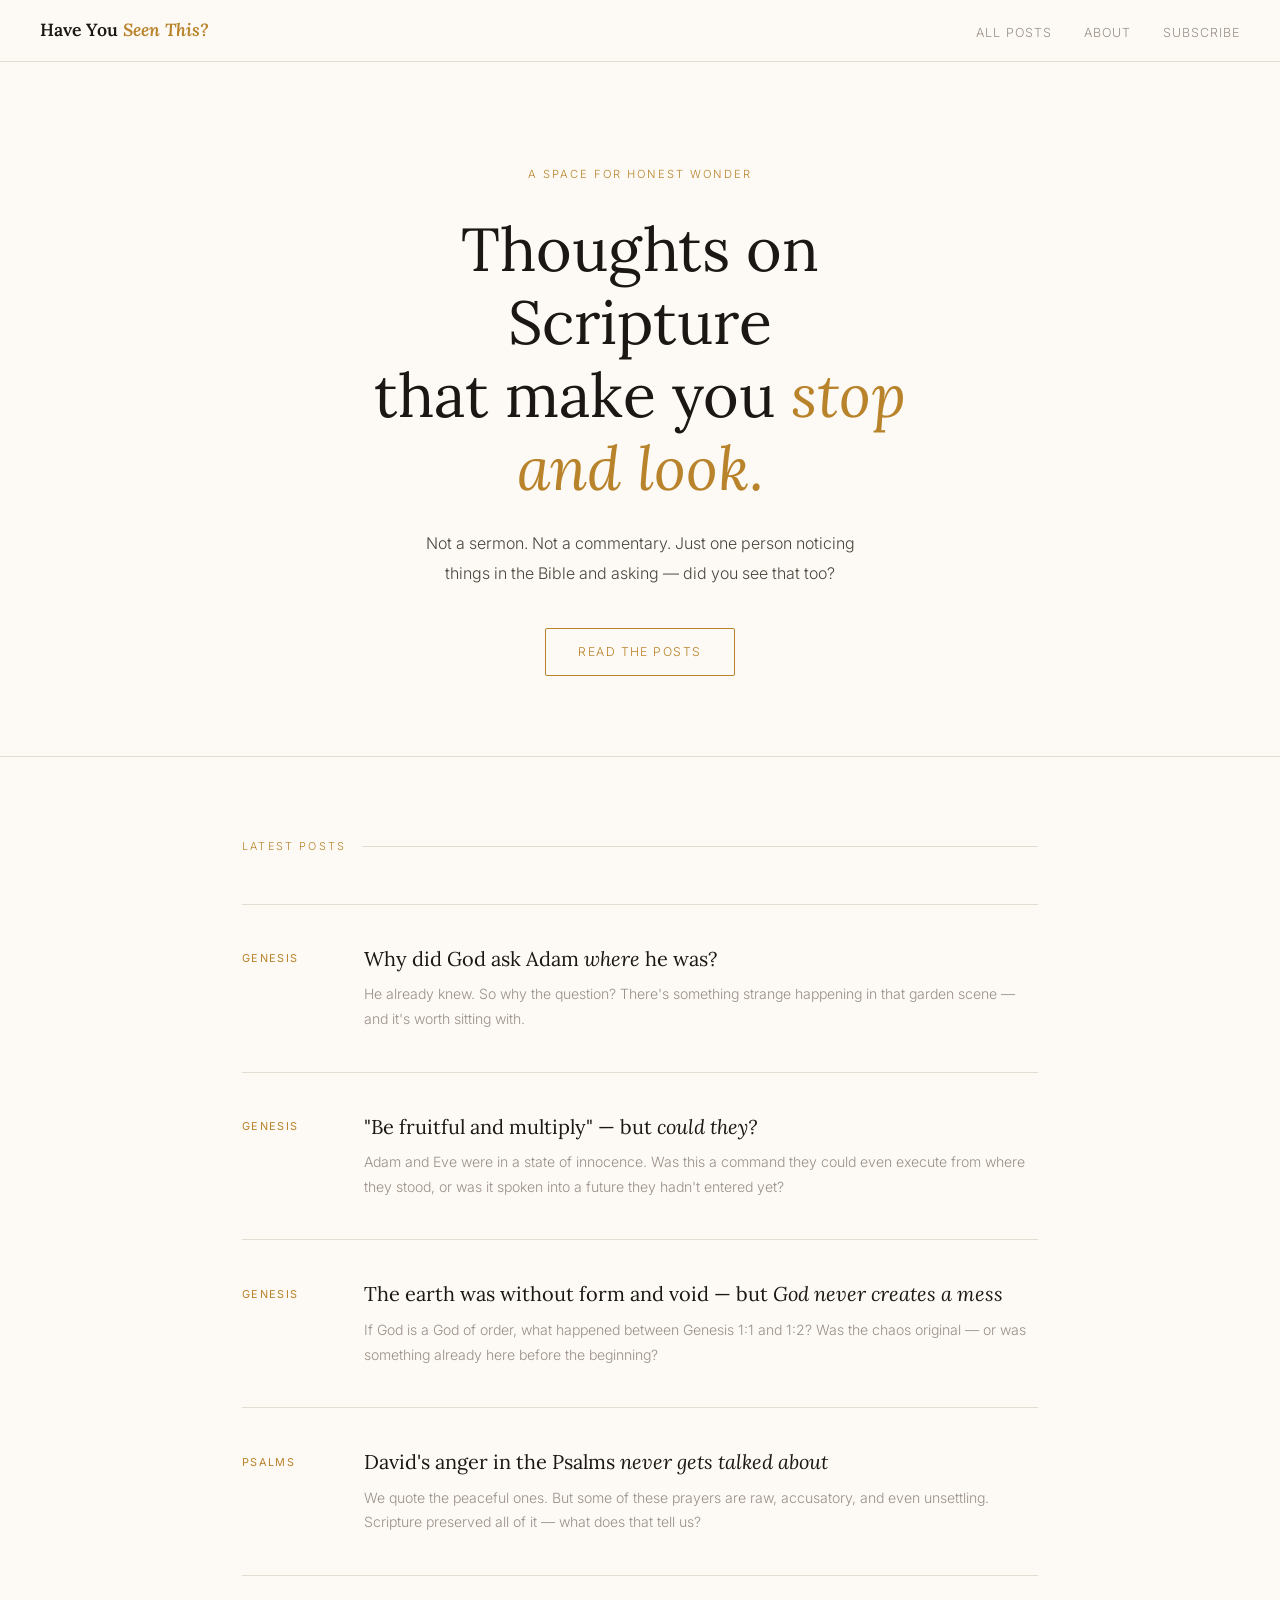
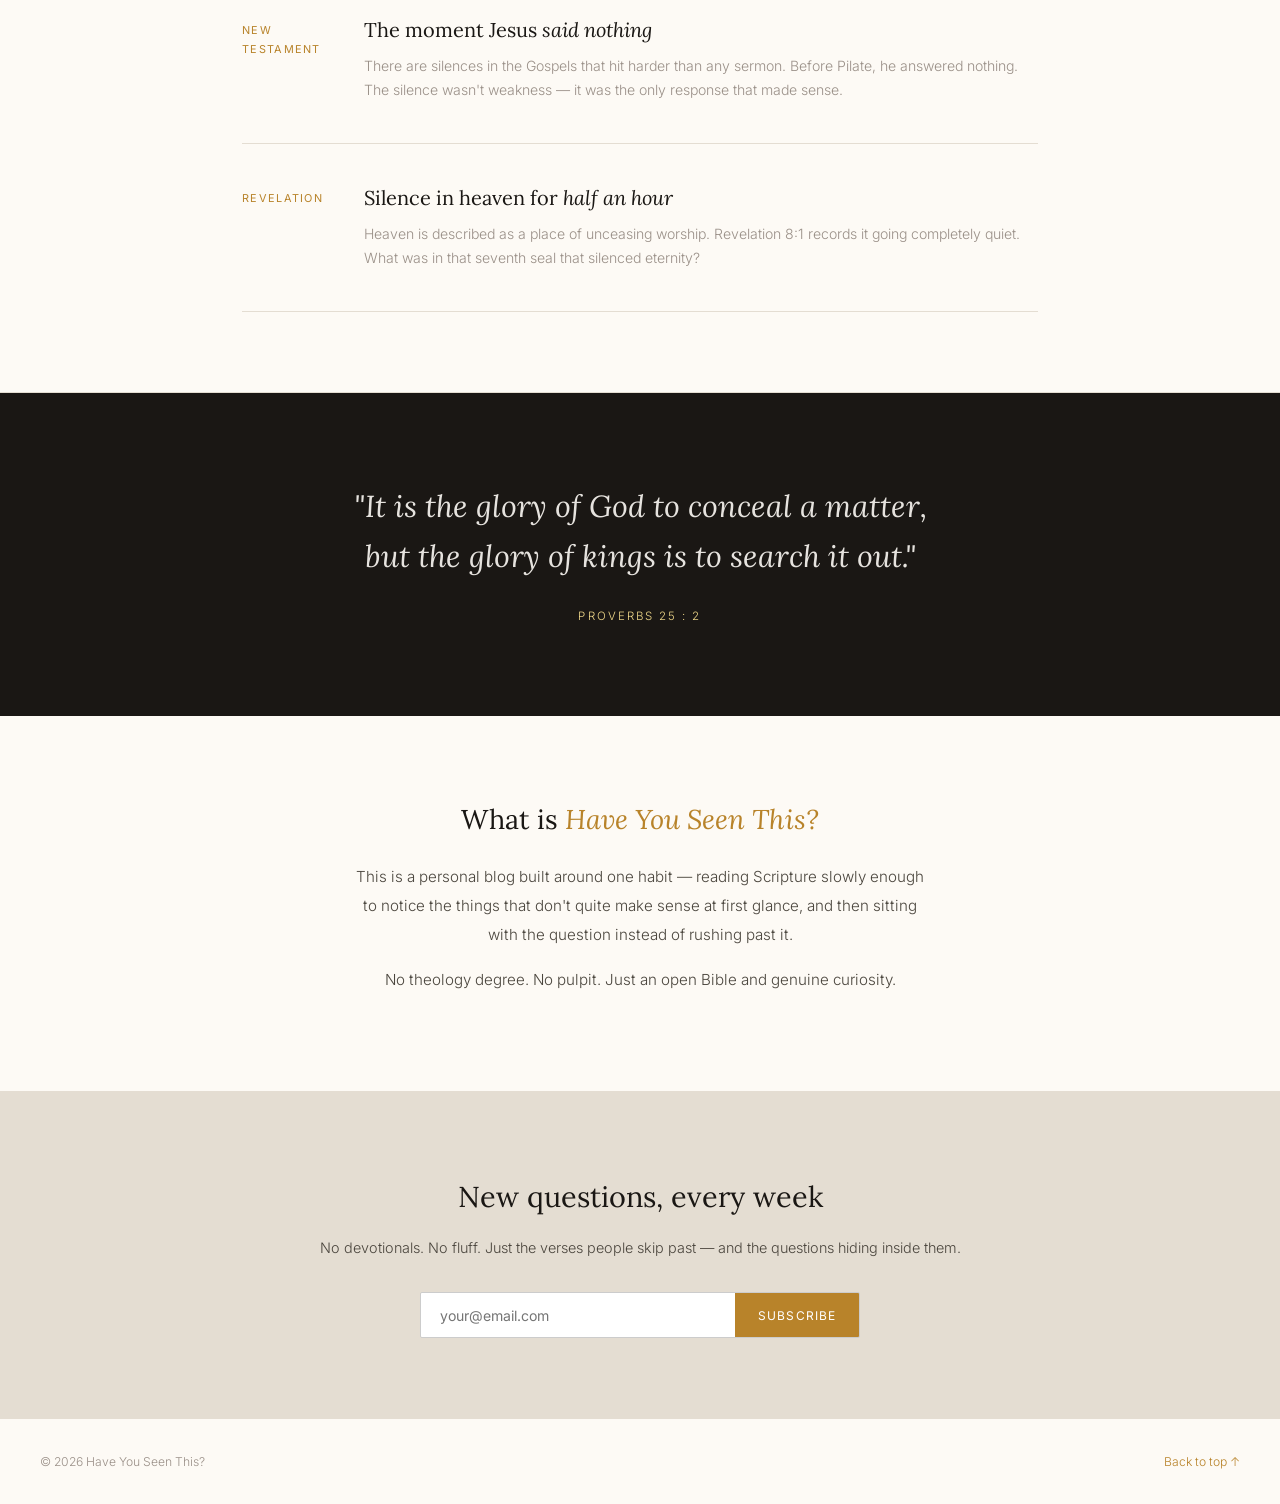
<file: index (3).html>
<!DOCTYPE html>
<html lang="en">
<head>
  <meta charset="UTF-8"/>
  <meta name="viewport" content="width=device-width, initial-scale=1.0"/>
  <title>Have You Seen This?</title>
  <link href="https://fonts.googleapis.com/css2?family=Lora:ital,wght@0,400;0,600;1,400;1,600&family=Inter:wght@300;400;500&display=swap" rel="stylesheet"/>
  <style>
    *, *::before, *::after { box-sizing: border-box; margin: 0; padding: 0; }

    :root {
      --bg: #fdfaf5;
      --ink: #1a1714;
      --ink-soft: #4a453d;
      --muted: #9a9088;
      --amber: #b8832a;
      --amber-light: #f0d98a;
      --rule: #e4ddd2;
      --card-bg: #ffffff;
    }

    html { scroll-behavior: smooth; }

    body {
      background: var(--bg);
      color: var(--ink);
      font-family: 'Inter', sans-serif;
      font-weight: 300;
      line-height: 1.75;
    }

    /* NAV */
    nav {
      position: sticky; top: 0; z-index: 100;
      background: rgba(253,250,245,0.92);
      backdrop-filter: blur(10px);
      border-bottom: 1px solid var(--rule);
      padding: 0 2.5rem;
      height: 62px;
      display: flex; align-items: center; justify-content: space-between;
    }

    .brand {
      font-family: 'Lora', serif;
      font-size: 1.1rem;
      font-weight: 600;
      color: var(--ink);
      text-decoration: none;
    }

    .brand em { font-style: italic; color: var(--amber); }

    .nav-links { display: flex; gap: 2rem; list-style: none; }
    .nav-links a {
      font-size: 0.78rem;
      letter-spacing: 0.08em;
      text-transform: uppercase;
      color: var(--muted);
      text-decoration: none;
      transition: color 0.2s;
    }
    .nav-links a:hover { color: var(--amber); }

    /* HERO */
    .hero {
      padding: 6rem 2rem 5rem;
      max-width: 700px;
      margin: 0 auto;
      text-align: center;
    }

    .hero-tag {
      display: inline-block;
      font-size: 0.7rem;
      letter-spacing: 0.18em;
      text-transform: uppercase;
      color: var(--amber);
      margin-bottom: 1.8rem;
    }

    .hero h1 {
      font-family: 'Lora', serif;
      font-size: clamp(2.2rem, 6vw, 3.8rem);
      font-weight: 400;
      line-height: 1.2;
      color: var(--ink);
      margin-bottom: 1.5rem;
    }

    .hero h1 em { font-style: italic; color: var(--amber); }

    .hero p {
      font-size: 1rem;
      color: var(--ink-soft);
      max-width: 460px;
      margin: 0 auto 2.5rem;
      line-height: 1.85;
    }

    .btn {
      display: inline-block;
      padding: 0.75rem 2rem;
      border: 1px solid var(--amber);
      color: var(--amber);
      font-family: 'Inter', sans-serif;
      font-size: 0.76rem;
      letter-spacing: 0.12em;
      text-transform: uppercase;
      text-decoration: none;
      transition: all 0.22s;
      border-radius: 2px;
    }
    .btn:hover { background: var(--amber); color: #fff; }

    /* DIVIDER */
    hr { border: none; border-top: 1px solid var(--rule); margin: 0; }

    /* POSTS */
    .posts {
      max-width: 860px;
      margin: 0 auto;
      padding: 5rem 2rem;
    }

    .section-label {
      font-size: 0.68rem;
      letter-spacing: 0.2em;
      text-transform: uppercase;
      color: var(--amber);
      margin-bottom: 3rem;
      display: flex; align-items: center; gap: 1rem;
    }
    .section-label::after { content: ''; flex: 1; height: 1px; background: var(--rule); }

    .post-list { display: flex; flex-direction: column; gap: 0; }

    .post-item {
      display: grid;
      grid-template-columns: 90px 1fr;
      gap: 0 2rem;
      padding: 2.5rem 0;
      border-bottom: 1px solid var(--rule);
      text-decoration: none;
      color: inherit;
      transition: background 0.15s;
    }

    .post-item:first-child { border-top: 1px solid var(--rule); }

    .post-book {
      font-size: 0.68rem;
      letter-spacing: 0.12em;
      text-transform: uppercase;
      color: var(--amber);
      padding-top: 0.3rem;
      font-weight: 400;
    }

    .post-title {
      font-family: 'Lora', serif;
      font-size: 1.25rem;
      font-weight: 400;
      line-height: 1.4;
      color: var(--ink);
      margin-bottom: 0.6rem;
      transition: color 0.2s;
    }

    .post-item:hover .post-title { color: var(--amber); }

    .post-title em { font-style: italic; }

    .post-excerpt {
      font-size: 0.88rem;
      color: var(--muted);
      line-height: 1.75;
    }

    /* VERSE BAND */
    .verse {
      background: var(--ink);
      padding: 5.5rem 2rem;
      text-align: center;
    }

    .verse blockquote {
      font-family: 'Lora', serif;
      font-size: clamp(1.2rem, 3vw, 1.9rem);
      font-style: italic;
      font-weight: 400;
      color: var(--bg);
      max-width: 600px;
      margin: 0 auto 1.2rem;
      line-height: 1.65;
      opacity: 0.9;
    }

    .verse cite {
      font-size: 0.72rem;
      letter-spacing: 0.18em;
      text-transform: uppercase;
      color: var(--amber-light);
      font-style: normal;
    }

    /* ABOUT STRIP */
    .about {
      max-width: 640px;
      margin: 0 auto;
      padding: 5rem 2rem;
      text-align: center;
    }

    .about h2 {
      font-family: 'Lora', serif;
      font-size: 1.7rem;
      font-weight: 400;
      margin-bottom: 1.2rem;
    }

    .about h2 em { font-style: italic; color: var(--amber); }

    .about p {
      font-size: 0.95rem;
      color: var(--ink-soft);
      line-height: 1.9;
      margin-bottom: 1rem;
    }

    /* NEWSLETTER */
    .newsletter {
      background: var(--rule);
      padding: 5rem 2rem;
      text-align: center;
    }

    .newsletter h2 {
      font-family: 'Lora', serif;
      font-size: 1.8rem;
      font-weight: 400;
      margin-bottom: 0.8rem;
    }

    .newsletter p {
      font-size: 0.9rem;
      color: var(--ink-soft);
      margin-bottom: 2rem;
    }

    .form-row {
      display: flex;
      max-width: 440px;
      margin: 0 auto;
      border: 1px solid #ccc;
      border-radius: 2px;
      overflow: hidden;
    }

    .form-row input {
      flex: 1; padding: 0.85rem 1.2rem;
      border: none; outline: none;
      font-family: 'Inter', sans-serif;
      font-size: 0.88rem;
      background: #fff;
      color: var(--ink);
    }

    .form-row button {
      padding: 0.85rem 1.4rem;
      background: var(--amber);
      border: none; cursor: pointer;
      color: #fff;
      font-family: 'Inter', sans-serif;
      font-size: 0.75rem;
      letter-spacing: 0.1em;
      text-transform: uppercase;
      transition: background 0.2s;
    }
    .form-row button:hover { background: #9a6e22; }

    /* FOOTER */
    footer {
      border-top: 1px solid var(--rule);
      padding: 2rem 2.5rem;
      display: flex; justify-content: space-between; align-items: center;
      font-size: 0.76rem; color: var(--muted);
    }

    footer a { color: var(--amber); text-decoration: none; }

    /* MOBILE */
    @media (max-width: 600px) {
      nav { padding: 0 1.2rem; }
      .nav-links { display: none; }
      .post-item { grid-template-columns: 1fr; gap: 0.4rem; }
      .post-book { padding-top: 0; }
      footer { flex-direction: column; gap: 0.5rem; text-align: center; }
      .form-row { flex-direction: column; }
      .form-row button { width: 100%; }
    }
  </style>
</head>
<body>

<!-- NAV -->
<nav>
  <a class="brand" href="#">Have You <em>Seen This?</em></a>
  <ul class="nav-links">
    <li><a href="#posts">All Posts</a></li>
    <li><a href="#about">About</a></li>
    <li><a href="#newsletter">Subscribe</a></li>
  </ul>
</nav>

<!-- HERO -->
<section class="hero">
  <span class="hero-tag">A space for honest wonder</span>
  <h1>Thoughts on Scripture<br/>that make you <em>stop and look.</em></h1>
  <p>Not a sermon. Not a commentary. Just one person noticing things in the Bible and asking — did you see that too?</p>
  <a href="#posts" class="btn">Read the Posts</a>
</section>

<hr/>

<!-- POSTS -->
<section class="posts" id="posts">
  <div class="section-label">Latest Posts</div>
  <div class="post-list">

    <a class="post-item" href="#">
      <span class="post-book">Genesis</span>
      <div>
        <h2 class="post-title">Why did God ask Adam <em>where</em> he was?</h2>
        <p class="post-excerpt">He already knew. So why the question? There's something strange happening in that garden scene — and it's worth sitting with.</p>
      </div>
    </a>

    <a class="post-item" href="#">
      <span class="post-book">Genesis</span>
      <div>
        <h2 class="post-title">"Be fruitful and multiply" — but <em>could they?</em></h2>
        <p class="post-excerpt">Adam and Eve were in a state of innocence. Was this a command they could even execute from where they stood, or was it spoken into a future they hadn't entered yet?</p>
      </div>
    </a>

    <a class="post-item" href="#">
      <span class="post-book">Genesis</span>
      <div>
        <h2 class="post-title">The earth was without form and void — but <em>God never creates a mess</em></h2>
        <p class="post-excerpt">If God is a God of order, what happened between Genesis 1:1 and 1:2? Was the chaos original — or was something already here before the beginning?</p>
      </div>
    </a>

    <a class="post-item" href="#">
      <span class="post-book">Psalms</span>
      <div>
        <h2 class="post-title">David's anger in the Psalms <em>never gets talked about</em></h2>
        <p class="post-excerpt">We quote the peaceful ones. But some of these prayers are raw, accusatory, and even unsettling. Scripture preserved all of it — what does that tell us?</p>
      </div>
    </a>

    <a class="post-item" href="#">
      <span class="post-book">New Testament</span>
      <div>
        <h2 class="post-title">The moment Jesus <em>said nothing</em></h2>
        <p class="post-excerpt">There are silences in the Gospels that hit harder than any sermon. Before Pilate, he answered nothing. The silence wasn't weakness — it was the only response that made sense.</p>
      </div>
    </a>

    <a class="post-item" href="#">
      <span class="post-book">Revelation</span>
      <div>
        <h2 class="post-title">Silence in heaven for <em>half an hour</em></h2>
        <p class="post-excerpt">Heaven is described as a place of unceasing worship. Revelation 8:1 records it going completely quiet. What was in that seventh seal that silenced eternity?</p>
      </div>
    </a>

  </div>
</section>

<hr/>

<!-- VERSE -->
<section class="verse">
  <blockquote>"It is the glory of God to conceal a matter, but the glory of kings is to search it out."</blockquote>
  <cite>Proverbs 25 : 2</cite>
</section>

<!-- ABOUT -->
<section class="about" id="about">
  <h2>What is <em>Have You Seen This?</em></h2>
  <p>This is a personal blog built around one habit — reading Scripture slowly enough to notice the things that don't quite make sense at first glance, and then sitting with the question instead of rushing past it.</p>
  <p>No theology degree. No pulpit. Just an open Bible and genuine curiosity.</p>
</section>

<hr/>

<!-- NEWSLETTER -->
<section class="newsletter" id="newsletter">
  <h2>New questions, every week</h2>
  <p>No devotionals. No fluff. Just the verses people skip past — and the questions hiding inside them.</p>
  <div class="form-row">
    <input type="email" placeholder="your@email.com"/>
    <button type="button">Subscribe</button>
  </div>
</section>

<!-- FOOTER -->
<footer>
  <span>© 2026 Have You Seen This?</span>
  <a href="#">Back to top ↑</a>
</footer>

</body>
</html>
</file>
